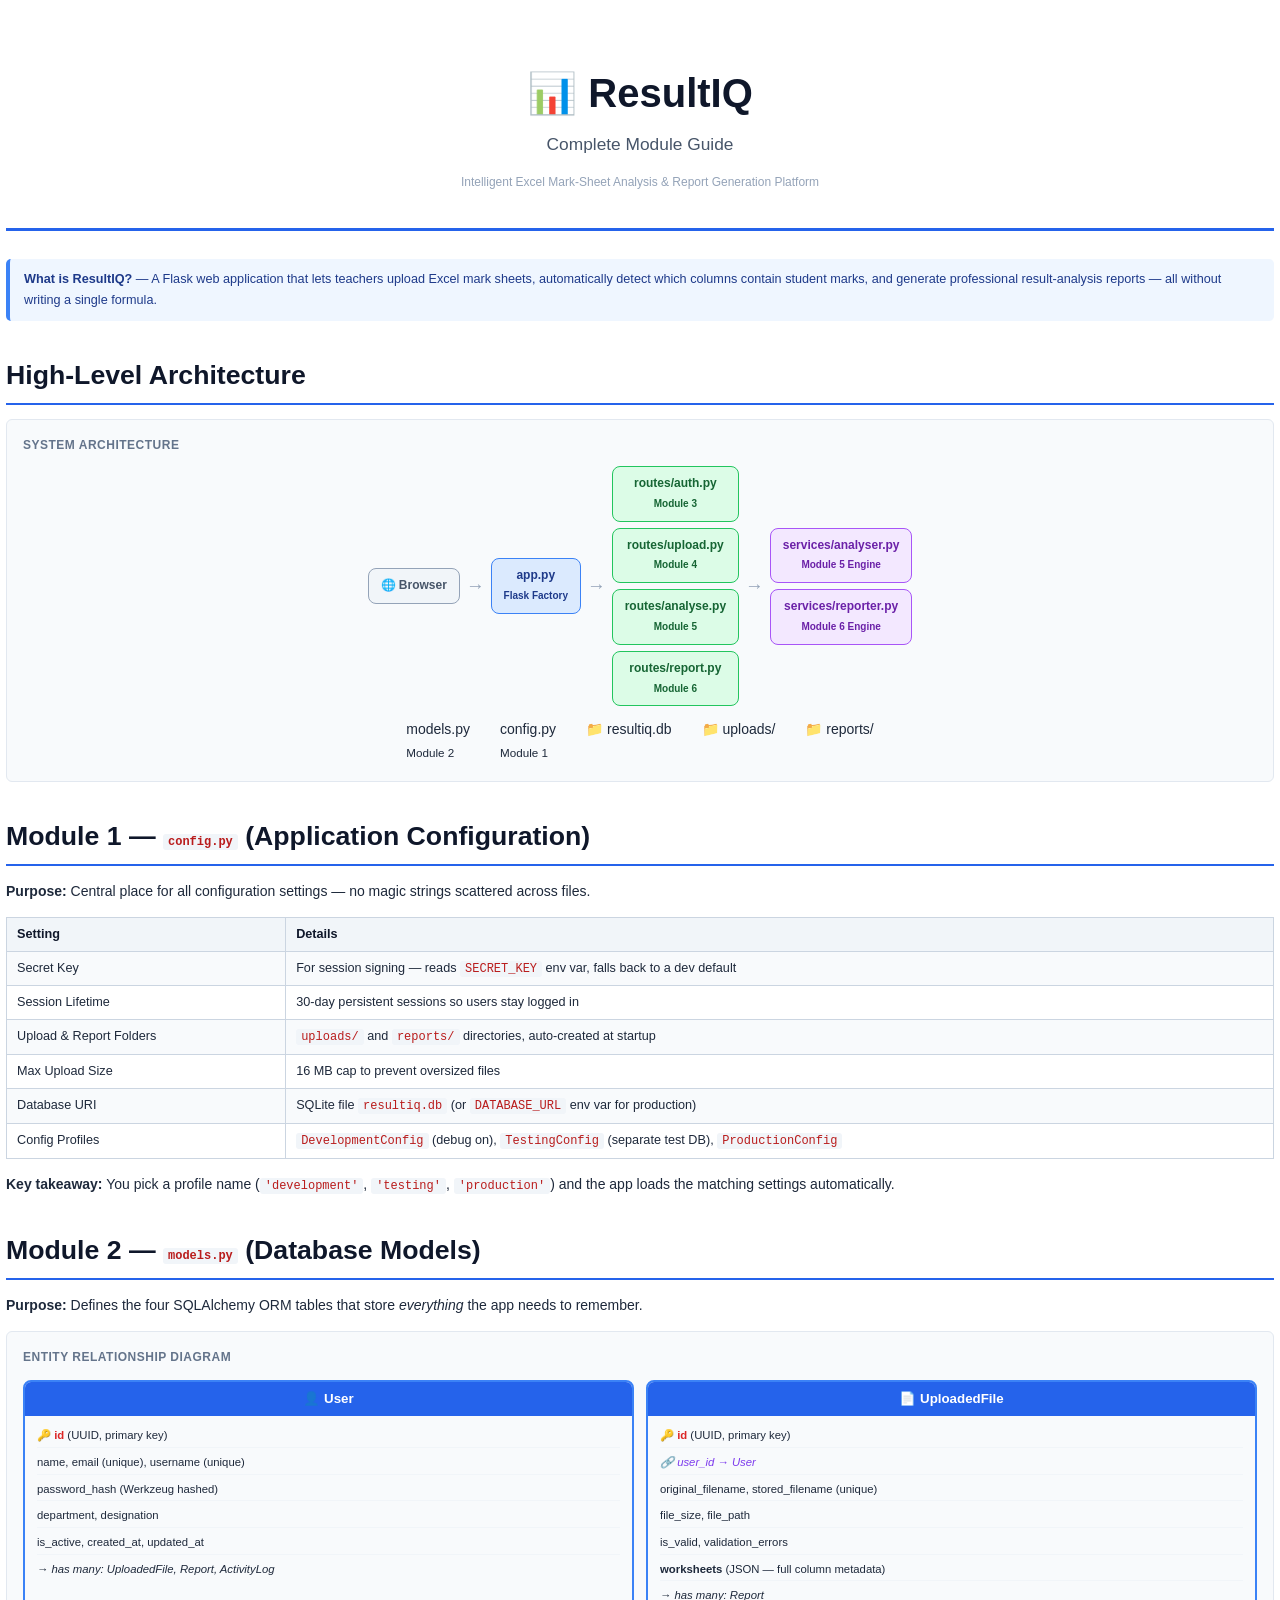
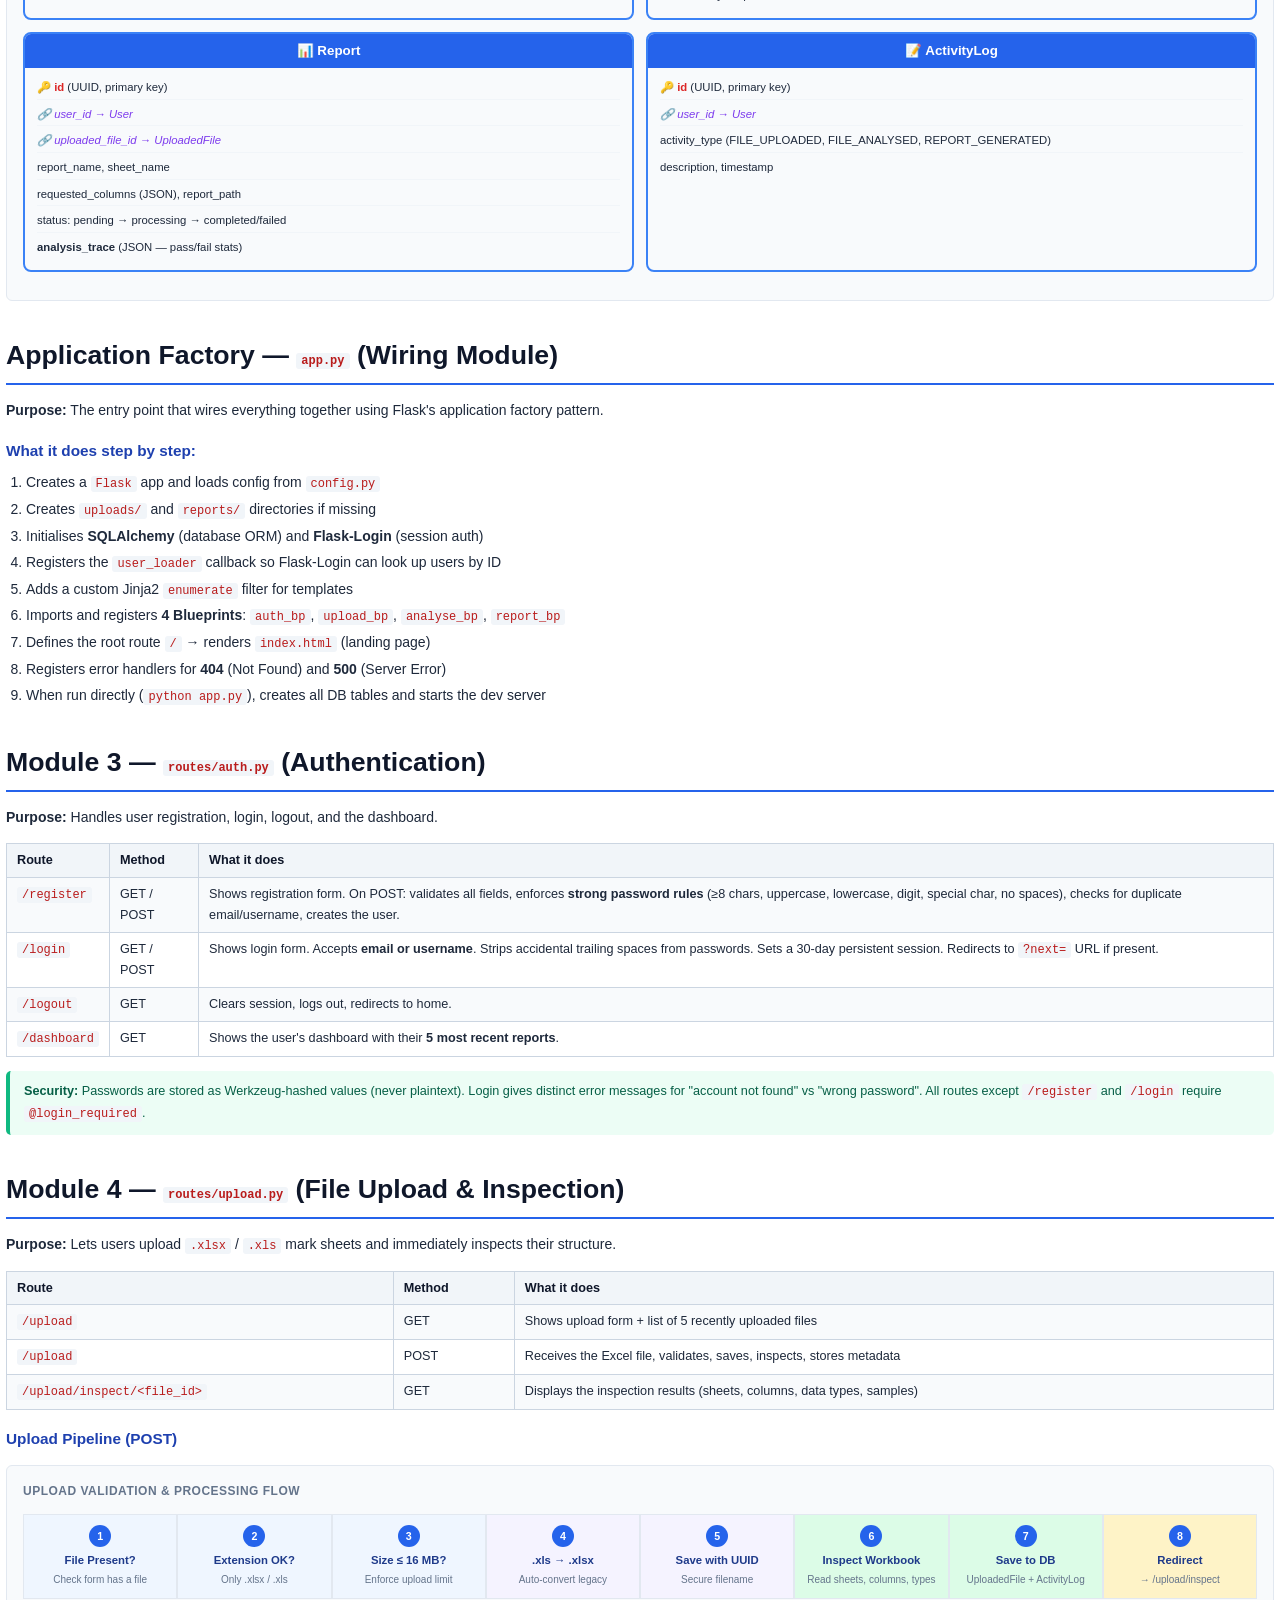
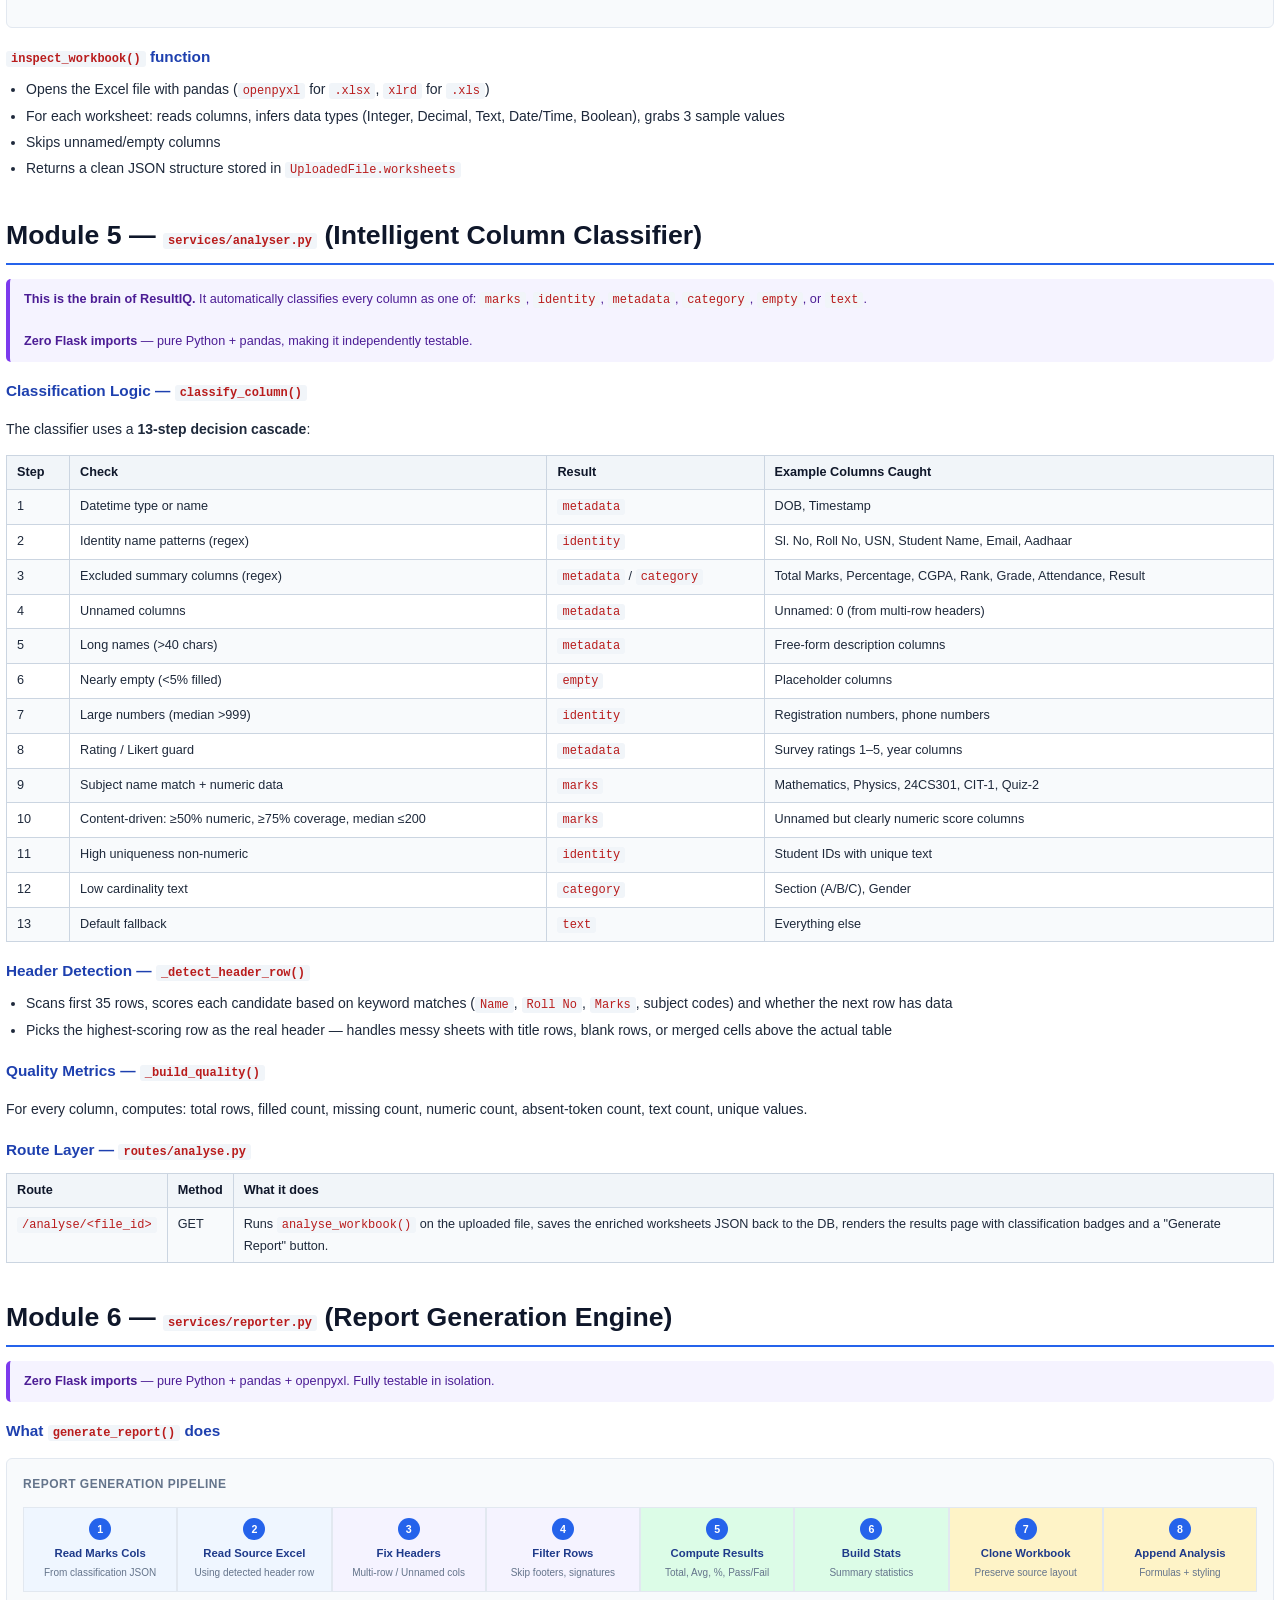
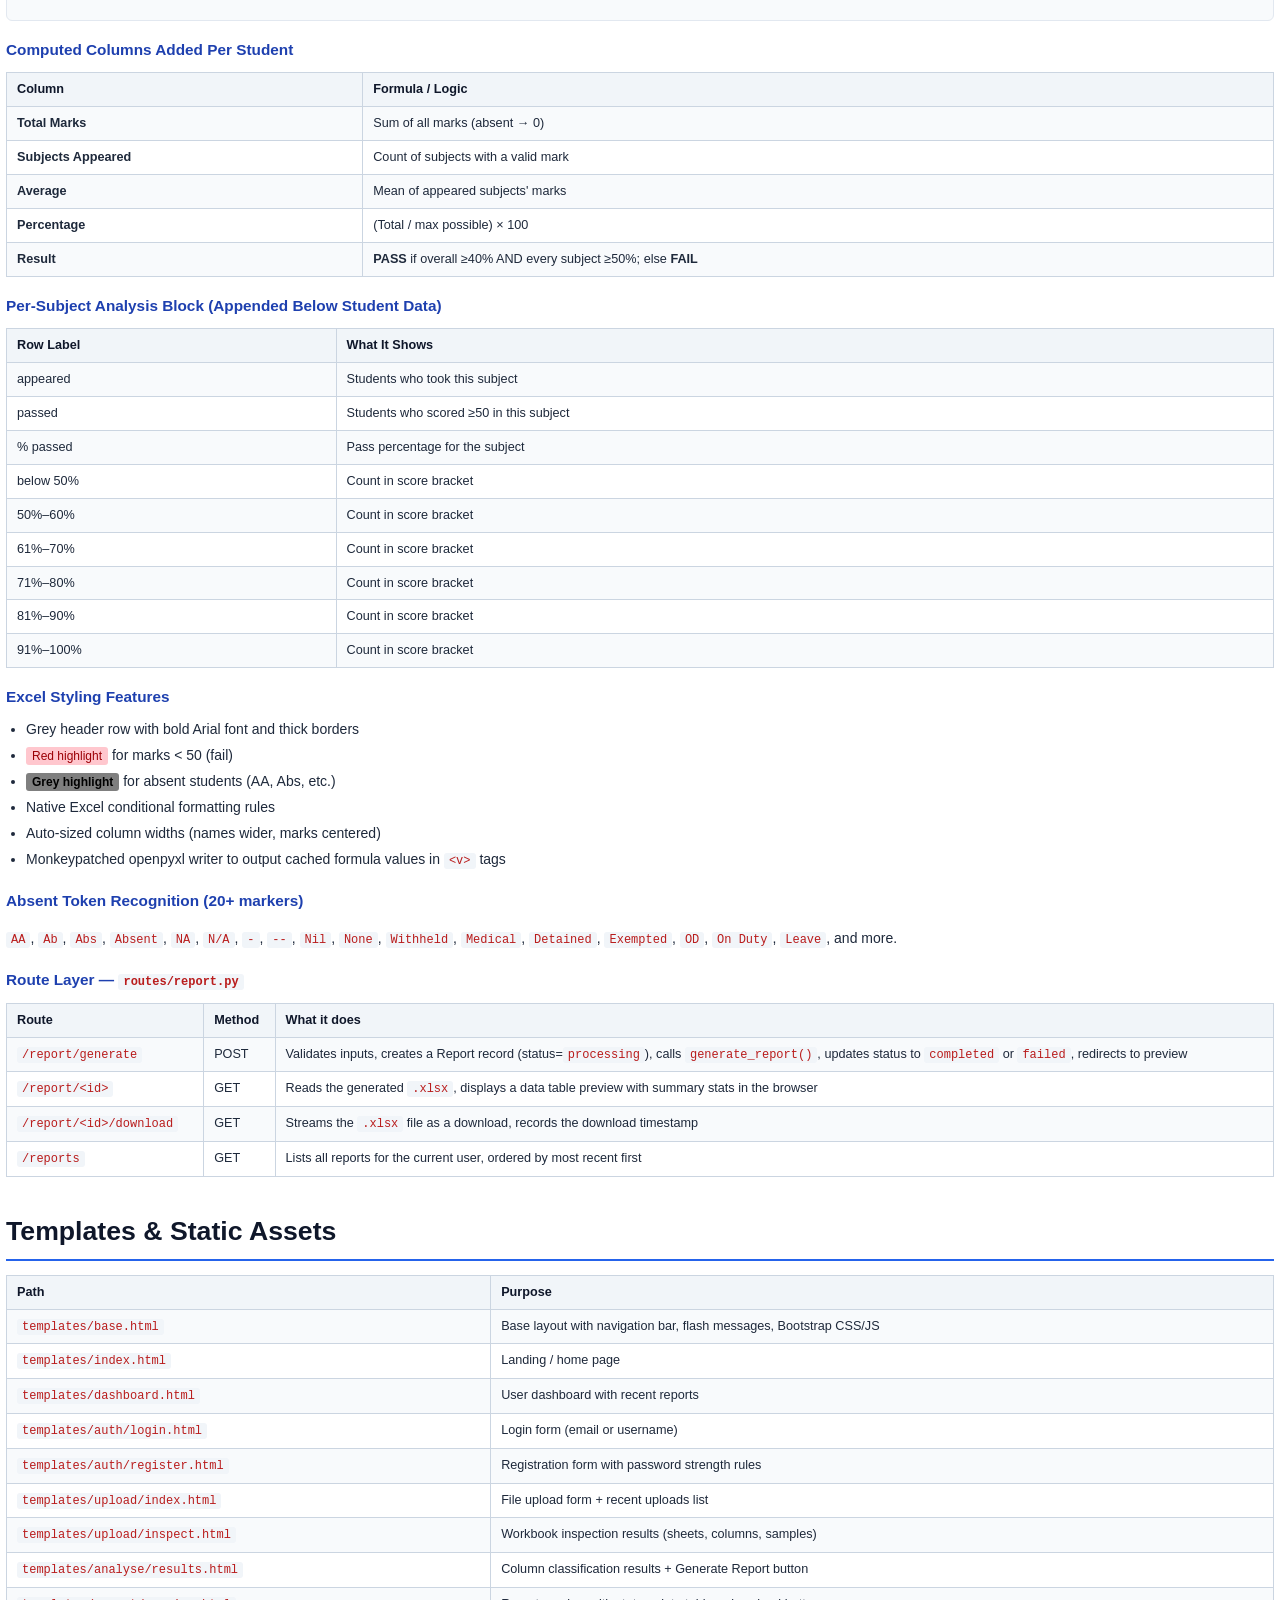
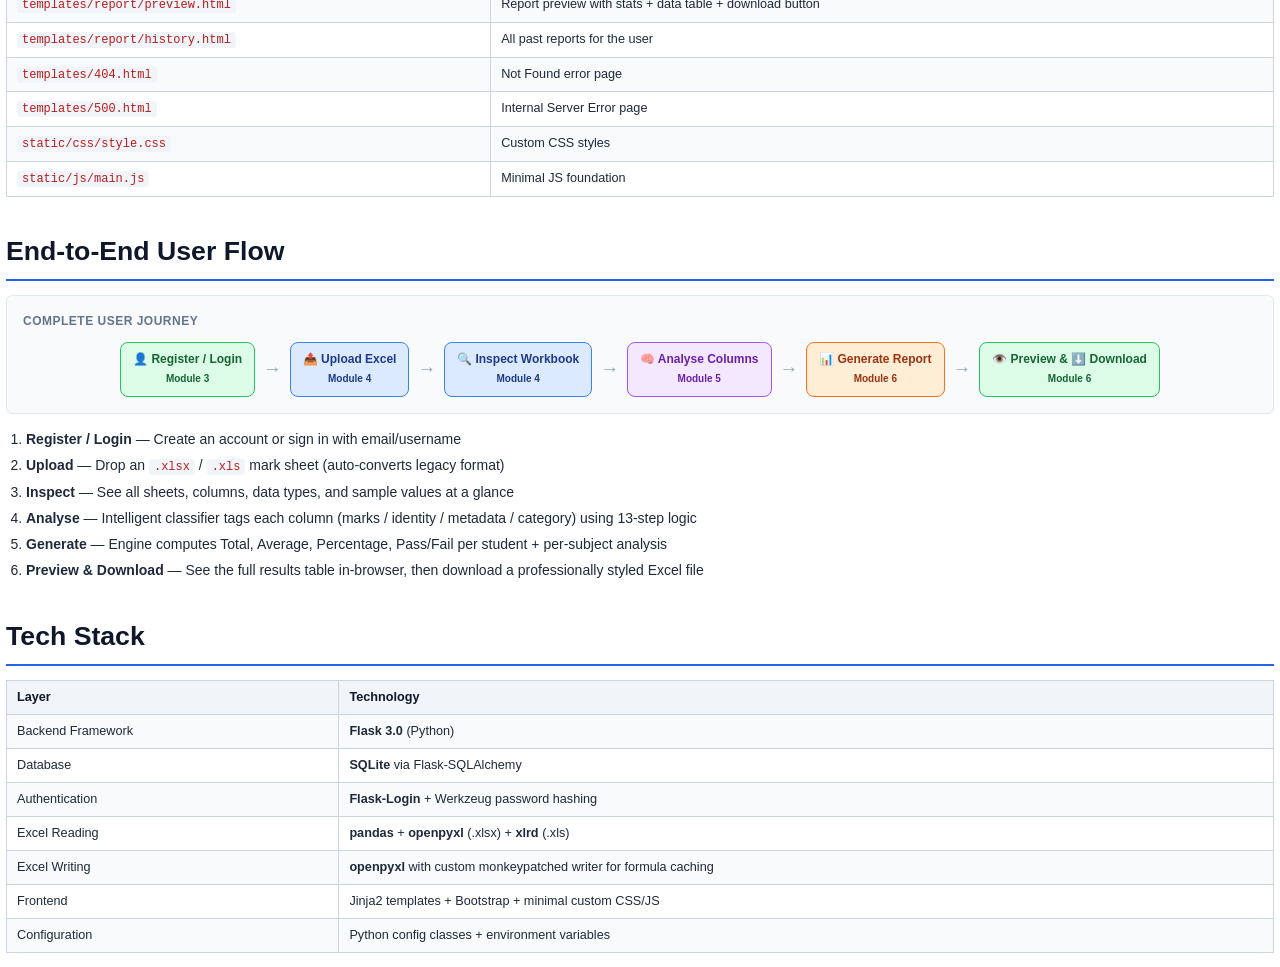
<file: RESULTIQ_Module_Guide.html>
<!DOCTYPE html>
<html lang="en">
<head>
<meta charset="UTF-8">
<title>ResultIQ — Complete Module Guide</title>
<style>
  @page { size: A4; margin: 16mm 14mm 14mm 14mm; }
  * { box-sizing: border-box; }
  body {
    font-family: 'Segoe UI', Helvetica, Arial, sans-serif;
    font-size: 10.5pt; line-height: 1.65; color: #1e293b;
    margin: 0; padding: 0 6px;
  }

  /* ---- Cover / Title ---- */
  .cover {
    text-align: center; padding: 60px 20px 36px;
    border-bottom: 3px solid #2563eb; margin-bottom: 28px;
  }
  .cover h1 { font-size: 30pt; color: #0f172a; margin: 0 0 6px; }
  .cover .subtitle { font-size: 13pt; color: #475569; margin: 4px 0 0; }
  .cover .version { font-size: 9pt; color: #94a3b8; margin-top: 14px; }

  /* ---- Headings ---- */
  h1 { font-size: 20pt; color: #0f172a; border-bottom: 2px solid #2563eb;
       padding-bottom: 6px; margin: 32px 0 14px; }
  h2 { font-size: 14pt; color: #1e3a8a; border-bottom: 1px solid #e2e8f0;
       padding-bottom: 5px; margin: 26px 0 10px; page-break-after: avoid; }
  h3 { font-size: 11.5pt; color: #1e40af; margin: 16px 0 8px;
       page-break-after: avoid; }

  /* ---- Callout boxes ---- */
  .note, .important, .tip {
    border-left: 4px solid; border-radius: 5px;
    padding: 10px 14px; margin: 12px 0; font-size: 9.5pt;
    page-break-inside: avoid;
  }
  .note       { border-color: #3b82f6; background: #eff6ff; color: #1e3a8a; }
  .important  { border-color: #7c3aed; background: #f5f3ff; color: #4c1d95; }
  .tip        { border-color: #10b981; background: #ecfdf5; color: #065f46; }

  /* ---- Tables ---- */
  table {
    border-collapse: collapse; width: 100%;
    margin: 10px 0 14px; font-size: 9.5pt;
    page-break-inside: avoid;
  }
  th, td { border: 1px solid #cbd5e1; padding: 6px 10px; text-align: left; vertical-align: top; }
  th { background: #f1f5f9; color: #0f172a; font-weight: 600; }
  tr:nth-child(even) { background: #f8fafc; }

  /* ---- Code ---- */
  code {
    font-family: Consolas, 'Courier New', monospace; font-size: 9pt;
    background: #f1f5f9; color: #b91c1c; padding: 1px 5px; border-radius: 3px;
  }
  pre {
    background: #0f172a; color: #e2e8f0; padding: 12px 14px;
    border-radius: 6px; font-size: 8.5pt; overflow-x: auto;
    page-break-inside: avoid;
  }
  pre code { background: transparent; color: inherit; padding: 0; }

  /* ---- Diagram boxes ---- */
  .diagram {
    background: #f8fafc; border: 1px solid #e2e8f0; border-radius: 6px;
    padding: 16px; margin: 14px 0; page-break-inside: avoid;
  }
  .diagram-title {
    font-weight: 700; font-size: 9pt; color: #64748b;
    text-transform: uppercase; letter-spacing: 0.5px; margin-bottom: 10px;
  }
  .flow { display: flex; align-items: center; flex-wrap: wrap; gap: 6px; justify-content: center; }
  .flow .box {
    background: #dbeafe; border: 1.5px solid #3b82f6; border-radius: 8px;
    padding: 7px 12px; font-size: 9pt; font-weight: 600; color: #1e3a8a;
    text-align: center; min-width: 90px;
  }
  .flow .box.green  { background: #dcfce7; border-color: #22c55e; color: #166534; }
  .flow .box.purple { background: #f3e8ff; border-color: #a855f7; color: #6b21a8; }
  .flow .box.orange { background: #ffedd5; border-color: #f97316; color: #9a3412; }
  .flow .box.red    { background: #fee2e2; border-color: #ef4444; color: #991b1b; }
  .flow .box.gray   { background: #f1f5f9; border-color: #94a3b8; color: #475569; }
  .flow .arrow { font-size: 14pt; color: #94a3b8; font-weight: 700; }

  /* ---- ER-style boxes ---- */
  .er-grid { display: grid; grid-template-columns: 1fr 1fr; gap: 12px; margin: 12px 0; }
  .er-box {
    border: 2px solid #3b82f6; border-radius: 8px; overflow: hidden;
    page-break-inside: avoid;
  }
  .er-box .er-title {
    background: #2563eb; color: #fff; font-weight: 700; padding: 6px 10px;
    font-size: 10pt; text-align: center;
  }
  .er-box ul {
    list-style: none; margin: 0; padding: 8px 12px; font-size: 8.5pt;
  }
  .er-box li { padding: 2px 0; border-bottom: 1px solid #f1f5f9; }
  .er-box li:last-child { border-bottom: none; }
  .er-box .pk { color: #dc2626; font-weight: 600; }
  .er-box .fk { color: #7c3aed; font-style: italic; }

  /* ---- Pipeline steps ---- */
  .pipeline {
    display: grid; grid-template-columns: repeat(auto-fit, minmax(120px, 1fr));
    gap: 0; margin: 12px 0;
  }
  .pipeline .step {
    text-align: center; padding: 10px 6px; font-size: 8.5pt;
    border: 1px solid #e2e8f0; position: relative;
  }
  .pipeline .step .num {
    display: inline-block; background: #2563eb; color: #fff;
    width: 22px; height: 22px; line-height: 22px; border-radius: 50%;
    font-size: 8pt; font-weight: 700; margin-bottom: 4px;
  }
  .pipeline .step .label { display: block; font-weight: 600; color: #1e3a8a; }
  .pipeline .step .desc  { display: block; color: #64748b; font-size: 7.5pt; margin-top: 2px; }

  hr { border: none; border-top: 1px solid #e2e8f0; margin: 20px 0; }
  ul, ol { padding-left: 20px; margin: 6px 0; }
  li { margin-bottom: 3px; }
  .page-break { page-break-before: always; }
</style>
</head>
<body>

<!-- ============================================================ -->
<!-- COVER -->
<!-- ============================================================ -->
<div class="cover">
  <h1 style="border:none; margin:0; padding:0;">📊 ResultIQ</h1>
  <div class="subtitle">Complete Module Guide</div>
  <div class="version">Intelligent Excel Mark-Sheet Analysis &amp; Report Generation Platform</div>
</div>

<div class="note">
  <strong>What is ResultIQ?</strong> — A Flask web application that lets teachers upload Excel mark sheets,
  automatically detect which columns contain student marks, and generate professional
  result-analysis reports — all without writing a single formula.
</div>

<!-- ============================================================ -->
<!-- ARCHITECTURE -->
<!-- ============================================================ -->
<h1>High-Level Architecture</h1>

<div class="diagram">
  <div class="diagram-title">System Architecture</div>
  <div class="flow">
    <div class="box gray">🌐 Browser</div>
    <div class="arrow">→</div>
    <div class="box">app.py<br><small>Flask Factory</small></div>
    <div class="arrow">→</div>
    <div style="display:flex; flex-direction:column; gap:6px;">
      <div class="box green">routes/auth.py<br><small>Module 3</small></div>
      <div class="box green">routes/upload.py<br><small>Module 4</small></div>
      <div class="box green">routes/analyse.py<br><small>Module 5</small></div>
      <div class="box green">routes/report.py<br><small>Module 6</small></div>
    </div>
    <div class="arrow">→</div>
    <div style="display:flex; flex-direction:column; gap:6px;">
      <div class="box purple">services/analyser.py<br><small>Module 5 Engine</small></div>
      <div class="box purple">services/reporter.py<br><small>Module 6 Engine</small></div>
    </div>
  </div>
  <div style="display:flex; justify-content:center; gap:30px; margin-top:12px;">
    <div class="box orange">models.py<br><small>Module 2</small></div>
    <div class="box orange">config.py<br><small>Module 1</small></div>
    <div class="box gray">📁 resultiq.db</div>
    <div class="box gray">📁 uploads/</div>
    <div class="box gray">📁 reports/</div>
  </div>
</div>

<!-- ============================================================ -->
<!-- MODULE 1 -->
<!-- ============================================================ -->
<h1>Module 1 — <code>config.py</code> (Application Configuration)</h1>

<p><strong>Purpose:</strong> Central place for all configuration settings — no magic strings scattered across files.</p>

<table>
  <tr><th>Setting</th><th>Details</th></tr>
  <tr><td>Secret Key</td><td>For session signing — reads <code>SECRET_KEY</code> env var, falls back to a dev default</td></tr>
  <tr><td>Session Lifetime</td><td>30-day persistent sessions so users stay logged in</td></tr>
  <tr><td>Upload &amp; Report Folders</td><td><code>uploads/</code> and <code>reports/</code> directories, auto-created at startup</td></tr>
  <tr><td>Max Upload Size</td><td>16 MB cap to prevent oversized files</td></tr>
  <tr><td>Database URI</td><td>SQLite file <code>resultiq.db</code> (or <code>DATABASE_URL</code> env var for production)</td></tr>
  <tr><td>Config Profiles</td><td><code>DevelopmentConfig</code> (debug on), <code>TestingConfig</code> (separate test DB), <code>ProductionConfig</code></td></tr>
</table>

<p><strong>Key takeaway:</strong> You pick a profile name (<code>'development'</code>, <code>'testing'</code>, <code>'production'</code>) and the app loads the matching settings automatically.</p>

<!-- ============================================================ -->
<!-- MODULE 2 -->
<!-- ============================================================ -->
<h1>Module 2 — <code>models.py</code> (Database Models)</h1>

<p><strong>Purpose:</strong> Defines the four SQLAlchemy ORM tables that store <em>everything</em> the app needs to remember.</p>

<div class="diagram">
  <div class="diagram-title">Entity Relationship Diagram</div>
  <div class="er-grid">
    <div class="er-box">
      <div class="er-title">👤 User</div>
      <ul>
        <li><span class="pk">🔑 id</span> (UUID, primary key)</li>
        <li>name, email (unique), username (unique)</li>
        <li>password_hash (Werkzeug hashed)</li>
        <li>department, designation</li>
        <li>is_active, created_at, updated_at</li>
        <li><em>→ has many: UploadedFile, Report, ActivityLog</em></li>
      </ul>
    </div>
    <div class="er-box">
      <div class="er-title">📄 UploadedFile</div>
      <ul>
        <li><span class="pk">🔑 id</span> (UUID, primary key)</li>
        <li><span class="fk">🔗 user_id → User</span></li>
        <li>original_filename, stored_filename (unique)</li>
        <li>file_size, file_path</li>
        <li>is_valid, validation_errors</li>
        <li><strong>worksheets</strong> (JSON — full column metadata)</li>
        <li><em>→ has many: Report</em></li>
      </ul>
    </div>
    <div class="er-box">
      <div class="er-title">📊 Report</div>
      <ul>
        <li><span class="pk">🔑 id</span> (UUID, primary key)</li>
        <li><span class="fk">🔗 user_id → User</span></li>
        <li><span class="fk">🔗 uploaded_file_id → UploadedFile</span></li>
        <li>report_name, sheet_name</li>
        <li>requested_columns (JSON), report_path</li>
        <li>status: pending → processing → completed/failed</li>
        <li><strong>analysis_trace</strong> (JSON — pass/fail stats)</li>
      </ul>
    </div>
    <div class="er-box">
      <div class="er-title">📝 ActivityLog</div>
      <ul>
        <li><span class="pk">🔑 id</span> (UUID, primary key)</li>
        <li><span class="fk">🔗 user_id → User</span></li>
        <li>activity_type (FILE_UPLOADED, FILE_ANALYSED, REPORT_GENERATED)</li>
        <li>description, timestamp</li>
      </ul>
    </div>
  </div>
</div>

<!-- ============================================================ -->
<!-- MODULE: APP.PY -->
<!-- ============================================================ -->
<h1>Application Factory — <code>app.py</code> (Wiring Module)</h1>

<p><strong>Purpose:</strong> The entry point that wires everything together using Flask's application factory pattern.</p>

<h3>What it does step by step:</h3>
<ol>
  <li>Creates a <code>Flask</code> app and loads config from <code>config.py</code></li>
  <li>Creates <code>uploads/</code> and <code>reports/</code> directories if missing</li>
  <li>Initialises <strong>SQLAlchemy</strong> (database ORM) and <strong>Flask-Login</strong> (session auth)</li>
  <li>Registers the <code>user_loader</code> callback so Flask-Login can look up users by ID</li>
  <li>Adds a custom Jinja2 <code>enumerate</code> filter for templates</li>
  <li>Imports and registers <strong>4 Blueprints</strong>: <code>auth_bp</code>, <code>upload_bp</code>, <code>analyse_bp</code>, <code>report_bp</code></li>
  <li>Defines the root route <code>/</code> → renders <code>index.html</code> (landing page)</li>
  <li>Registers error handlers for <strong>404</strong> (Not Found) and <strong>500</strong> (Server Error)</li>
  <li>When run directly (<code>python app.py</code>), creates all DB tables and starts the dev server</li>
</ol>

<div class="page-break"></div>

<!-- ============================================================ -->
<!-- MODULE 3 -->
<!-- ============================================================ -->
<h1>Module 3 — <code>routes/auth.py</code> (Authentication)</h1>

<p><strong>Purpose:</strong> Handles user registration, login, logout, and the dashboard.</p>

<table>
  <tr><th>Route</th><th>Method</th><th>What it does</th></tr>
  <tr>
    <td><code>/register</code></td><td>GET / POST</td>
    <td>Shows registration form. On POST: validates all fields, enforces <strong>strong password rules</strong>
    (≥8 chars, uppercase, lowercase, digit, special char, no spaces), checks for duplicate
    email/username, creates the user.</td>
  </tr>
  <tr>
    <td><code>/login</code></td><td>GET / POST</td>
    <td>Shows login form. Accepts <strong>email or username</strong>. Strips accidental trailing spaces
    from passwords. Sets a 30-day persistent session. Redirects to <code>?next=</code> URL if present.</td>
  </tr>
  <tr>
    <td><code>/logout</code></td><td>GET</td>
    <td>Clears session, logs out, redirects to home.</td>
  </tr>
  <tr>
    <td><code>/dashboard</code></td><td>GET</td>
    <td>Shows the user's dashboard with their <strong>5 most recent reports</strong>.</td>
  </tr>
</table>

<div class="tip">
  <strong>Security:</strong> Passwords are stored as Werkzeug-hashed values (never plaintext).
  Login gives distinct error messages for "account not found" vs "wrong password".
  All routes except <code>/register</code> and <code>/login</code> require <code>@login_required</code>.
</div>

<!-- ============================================================ -->
<!-- MODULE 4 -->
<!-- ============================================================ -->
<h1>Module 4 — <code>routes/upload.py</code> (File Upload &amp; Inspection)</h1>

<p><strong>Purpose:</strong> Lets users upload <code>.xlsx</code> / <code>.xls</code> mark sheets and immediately inspects their structure.</p>

<table>
  <tr><th>Route</th><th>Method</th><th>What it does</th></tr>
  <tr><td><code>/upload</code></td><td>GET</td><td>Shows upload form + list of 5 recently uploaded files</td></tr>
  <tr><td><code>/upload</code></td><td>POST</td><td>Receives the Excel file, validates, saves, inspects, stores metadata</td></tr>
  <tr><td><code>/upload/inspect/&lt;file_id&gt;</code></td><td>GET</td><td>Displays the inspection results (sheets, columns, data types, samples)</td></tr>
</table>

<h3>Upload Pipeline (POST)</h3>
<div class="diagram">
  <div class="diagram-title">Upload Validation &amp; Processing Flow</div>
  <div class="pipeline">
    <div class="step" style="background:#eff6ff;">
      <span class="num">1</span>
      <span class="label">File Present?</span>
      <span class="desc">Check form has a file</span>
    </div>
    <div class="step" style="background:#eff6ff;">
      <span class="num">2</span>
      <span class="label">Extension OK?</span>
      <span class="desc">Only .xlsx / .xls</span>
    </div>
    <div class="step" style="background:#eff6ff;">
      <span class="num">3</span>
      <span class="label">Size ≤ 16 MB?</span>
      <span class="desc">Enforce upload limit</span>
    </div>
    <div class="step" style="background:#f5f3ff;">
      <span class="num">4</span>
      <span class="label">.xls → .xlsx</span>
      <span class="desc">Auto-convert legacy</span>
    </div>
    <div class="step" style="background:#f5f3ff;">
      <span class="num">5</span>
      <span class="label">Save with UUID</span>
      <span class="desc">Secure filename</span>
    </div>
    <div class="step" style="background:#dcfce7;">
      <span class="num">6</span>
      <span class="label">Inspect Workbook</span>
      <span class="desc">Read sheets, columns, types</span>
    </div>
    <div class="step" style="background:#dcfce7;">
      <span class="num">7</span>
      <span class="label">Save to DB</span>
      <span class="desc">UploadedFile + ActivityLog</span>
    </div>
    <div class="step" style="background:#fef3c7;">
      <span class="num">8</span>
      <span class="label">Redirect</span>
      <span class="desc">→ /upload/inspect</span>
    </div>
  </div>
</div>

<h3><code>inspect_workbook()</code> function</h3>
<ul>
  <li>Opens the Excel file with pandas (<code>openpyxl</code> for <code>.xlsx</code>, <code>xlrd</code> for <code>.xls</code>)</li>
  <li>For each worksheet: reads columns, infers data types (Integer, Decimal, Text, Date/Time, Boolean), grabs 3 sample values</li>
  <li>Skips unnamed/empty columns</li>
  <li>Returns a clean JSON structure stored in <code>UploadedFile.worksheets</code></li>
</ul>

<!-- ============================================================ -->
<!-- MODULE 5 -->
<!-- ============================================================ -->
<div class="page-break"></div>
<h1>Module 5 — <code>services/analyser.py</code> (Intelligent Column Classifier)</h1>

<div class="important">
  <strong>This is the brain of ResultIQ.</strong> It automatically classifies every column as one of:
  <code>marks</code>, <code>identity</code>, <code>metadata</code>, <code>category</code>, <code>empty</code>, or <code>text</code>.
  <br><br>
  <strong>Zero Flask imports</strong> — pure Python + pandas, making it independently testable.
</div>

<h3>Classification Logic — <code>classify_column()</code></h3>
<p>The classifier uses a <strong>13-step decision cascade</strong>:</p>

<table>
  <tr><th>Step</th><th>Check</th><th>Result</th><th>Example Columns Caught</th></tr>
  <tr><td>1</td><td>Datetime type or name</td><td><code>metadata</code></td><td>DOB, Timestamp</td></tr>
  <tr><td>2</td><td>Identity name patterns (regex)</td><td><code>identity</code></td><td>Sl. No, Roll No, USN, Student Name, Email, Aadhaar</td></tr>
  <tr><td>3</td><td>Excluded summary columns (regex)</td><td><code>metadata</code> / <code>category</code></td><td>Total Marks, Percentage, CGPA, Rank, Grade, Attendance, Result</td></tr>
  <tr><td>4</td><td>Unnamed columns</td><td><code>metadata</code></td><td>Unnamed: 0 (from multi-row headers)</td></tr>
  <tr><td>5</td><td>Long names (&gt;40 chars)</td><td><code>metadata</code></td><td>Free-form description columns</td></tr>
  <tr><td>6</td><td>Nearly empty (&lt;5% filled)</td><td><code>empty</code></td><td>Placeholder columns</td></tr>
  <tr><td>7</td><td>Large numbers (median &gt;999)</td><td><code>identity</code></td><td>Registration numbers, phone numbers</td></tr>
  <tr><td>8</td><td>Rating / Likert guard</td><td><code>metadata</code></td><td>Survey ratings 1–5, year columns</td></tr>
  <tr><td>9</td><td>Subject name match + numeric data</td><td><code>marks</code></td><td>Mathematics, Physics, 24CS301, CIT-1, Quiz-2</td></tr>
  <tr><td>10</td><td>Content-driven: ≥50% numeric, ≥75% coverage, median ≤200</td><td><code>marks</code></td><td>Unnamed but clearly numeric score columns</td></tr>
  <tr><td>11</td><td>High uniqueness non-numeric</td><td><code>identity</code></td><td>Student IDs with unique text</td></tr>
  <tr><td>12</td><td>Low cardinality text</td><td><code>category</code></td><td>Section (A/B/C), Gender</td></tr>
  <tr><td>13</td><td>Default fallback</td><td><code>text</code></td><td>Everything else</td></tr>
</table>

<h3>Header Detection — <code>_detect_header_row()</code></h3>
<ul>
  <li>Scans first 35 rows, scores each candidate based on keyword matches (<code>Name</code>, <code>Roll No</code>, <code>Marks</code>, subject codes) and whether the next row has data</li>
  <li>Picks the highest-scoring row as the real header — handles messy sheets with title rows, blank rows, or merged cells above the actual table</li>
</ul>

<h3>Quality Metrics — <code>_build_quality()</code></h3>
<p>For every column, computes: total rows, filled count, missing count, numeric count, absent-token count, text count, unique values.</p>

<h3>Route Layer — <code>routes/analyse.py</code></h3>
<table>
  <tr><th>Route</th><th>Method</th><th>What it does</th></tr>
  <tr>
    <td><code>/analyse/&lt;file_id&gt;</code></td><td>GET</td>
    <td>Runs <code>analyse_workbook()</code> on the uploaded file, saves the enriched worksheets JSON back
    to the DB, renders the results page with classification badges and a "Generate Report" button.</td>
  </tr>
</table>

<div class="page-break"></div>

<!-- ============================================================ -->
<!-- MODULE 6 -->
<!-- ============================================================ -->
<h1>Module 6 — <code>services/reporter.py</code> (Report Generation Engine)</h1>

<div class="important">
  <strong>Zero Flask imports</strong> — pure Python + pandas + openpyxl. Fully testable in isolation.
</div>

<h3>What <code>generate_report()</code> does</h3>
<div class="diagram">
  <div class="diagram-title">Report Generation Pipeline</div>
  <div class="pipeline">
    <div class="step" style="background:#eff6ff;">
      <span class="num">1</span>
      <span class="label">Read Marks Cols</span>
      <span class="desc">From classification JSON</span>
    </div>
    <div class="step" style="background:#eff6ff;">
      <span class="num">2</span>
      <span class="label">Read Source Excel</span>
      <span class="desc">Using detected header row</span>
    </div>
    <div class="step" style="background:#f5f3ff;">
      <span class="num">3</span>
      <span class="label">Fix Headers</span>
      <span class="desc">Multi-row / Unnamed cols</span>
    </div>
    <div class="step" style="background:#f5f3ff;">
      <span class="num">4</span>
      <span class="label">Filter Rows</span>
      <span class="desc">Skip footers, signatures</span>
    </div>
    <div class="step" style="background:#dcfce7;">
      <span class="num">5</span>
      <span class="label">Compute Results</span>
      <span class="desc">Total, Avg, %, Pass/Fail</span>
    </div>
    <div class="step" style="background:#dcfce7;">
      <span class="num">6</span>
      <span class="label">Build Stats</span>
      <span class="desc">Summary statistics</span>
    </div>
    <div class="step" style="background:#fef3c7;">
      <span class="num">7</span>
      <span class="label">Clone Workbook</span>
      <span class="desc">Preserve source layout</span>
    </div>
    <div class="step" style="background:#fef3c7;">
      <span class="num">8</span>
      <span class="label">Append Analysis</span>
      <span class="desc">Formulas + styling</span>
    </div>
  </div>
</div>

<h3>Computed Columns Added Per Student</h3>
<table>
  <tr><th>Column</th><th>Formula / Logic</th></tr>
  <tr><td><strong>Total Marks</strong></td><td>Sum of all marks (absent → 0)</td></tr>
  <tr><td><strong>Subjects Appeared</strong></td><td>Count of subjects with a valid mark</td></tr>
  <tr><td><strong>Average</strong></td><td>Mean of appeared subjects' marks</td></tr>
  <tr><td><strong>Percentage</strong></td><td>(Total / max possible) × 100</td></tr>
  <tr><td><strong>Result</strong></td><td><strong>PASS</strong> if overall ≥40% AND every subject ≥50%; else <strong>FAIL</strong></td></tr>
</table>

<h3>Per-Subject Analysis Block (Appended Below Student Data)</h3>
<table>
  <tr><th>Row Label</th><th>What It Shows</th></tr>
  <tr><td>appeared</td><td>Students who took this subject</td></tr>
  <tr><td>passed</td><td>Students who scored ≥50 in this subject</td></tr>
  <tr><td>% passed</td><td>Pass percentage for the subject</td></tr>
  <tr><td>below 50%</td><td>Count in score bracket</td></tr>
  <tr><td>50%–60%</td><td>Count in score bracket</td></tr>
  <tr><td>61%–70%</td><td>Count in score bracket</td></tr>
  <tr><td>71%–80%</td><td>Count in score bracket</td></tr>
  <tr><td>81%–90%</td><td>Count in score bracket</td></tr>
  <tr><td>91%–100%</td><td>Count in score bracket</td></tr>
</table>

<h3>Excel Styling Features</h3>
<ul>
  <li>Grey header row with bold Arial font and thick borders</li>
  <li><span style="background:#FFC7CE;color:#9C0006;padding:2px 6px;border-radius:3px;font-size:9pt;">Red highlight</span> for marks &lt; 50 (fail)</li>
  <li><span style="background:#7F7F7F;color:#000;padding:2px 6px;border-radius:3px;font-size:9pt;font-weight:bold;">Grey highlight</span> for absent students (AA, Abs, etc.)</li>
  <li>Native Excel conditional formatting rules</li>
  <li>Auto-sized column widths (names wider, marks centered)</li>
  <li>Monkeypatched openpyxl writer to output cached formula values in <code>&lt;v&gt;</code> tags</li>
</ul>

<h3>Absent Token Recognition (20+ markers)</h3>
<p><code>AA</code>, <code>Ab</code>, <code>Abs</code>, <code>Absent</code>, <code>NA</code>, <code>N/A</code>, <code>-</code>, <code>--</code>, <code>Nil</code>, <code>None</code>, <code>Withheld</code>, <code>Medical</code>, <code>Detained</code>, <code>Exempted</code>, <code>OD</code>, <code>On Duty</code>, <code>Leave</code>, and more.</p>

<h3>Route Layer — <code>routes/report.py</code></h3>
<table>
  <tr><th>Route</th><th>Method</th><th>What it does</th></tr>
  <tr>
    <td><code>/report/generate</code></td><td>POST</td>
    <td>Validates inputs, creates a Report record (status=<code>processing</code>), calls <code>generate_report()</code>, updates status to <code>completed</code> or <code>failed</code>, redirects to preview</td>
  </tr>
  <tr>
    <td><code>/report/&lt;id&gt;</code></td><td>GET</td>
    <td>Reads the generated <code>.xlsx</code>, displays a data table preview with summary stats in the browser</td>
  </tr>
  <tr>
    <td><code>/report/&lt;id&gt;/download</code></td><td>GET</td>
    <td>Streams the <code>.xlsx</code> file as a download, records the download timestamp</td>
  </tr>
  <tr>
    <td><code>/reports</code></td><td>GET</td>
    <td>Lists all reports for the current user, ordered by most recent first</td>
  </tr>
</table>

<div class="page-break"></div>

<!-- ============================================================ -->
<!-- TEMPLATES -->
<!-- ============================================================ -->
<h1>Templates &amp; Static Assets</h1>

<table>
  <tr><th>Path</th><th>Purpose</th></tr>
  <tr><td><code>templates/base.html</code></td><td>Base layout with navigation bar, flash messages, Bootstrap CSS/JS</td></tr>
  <tr><td><code>templates/index.html</code></td><td>Landing / home page</td></tr>
  <tr><td><code>templates/dashboard.html</code></td><td>User dashboard with recent reports</td></tr>
  <tr><td><code>templates/auth/login.html</code></td><td>Login form (email or username)</td></tr>
  <tr><td><code>templates/auth/register.html</code></td><td>Registration form with password strength rules</td></tr>
  <tr><td><code>templates/upload/index.html</code></td><td>File upload form + recent uploads list</td></tr>
  <tr><td><code>templates/upload/inspect.html</code></td><td>Workbook inspection results (sheets, columns, samples)</td></tr>
  <tr><td><code>templates/analyse/results.html</code></td><td>Column classification results + Generate Report button</td></tr>
  <tr><td><code>templates/report/preview.html</code></td><td>Report preview with stats + data table + download button</td></tr>
  <tr><td><code>templates/report/history.html</code></td><td>All past reports for the user</td></tr>
  <tr><td><code>templates/404.html</code></td><td>Not Found error page</td></tr>
  <tr><td><code>templates/500.html</code></td><td>Internal Server Error page</td></tr>
  <tr><td><code>static/css/style.css</code></td><td>Custom CSS styles</td></tr>
  <tr><td><code>static/js/main.js</code></td><td>Minimal JS foundation</td></tr>
</table>

<!-- ============================================================ -->
<!-- USER FLOW -->
<!-- ============================================================ -->
<h1>End-to-End User Flow</h1>

<div class="diagram">
  <div class="diagram-title">Complete User Journey</div>
  <div class="flow" style="gap:8px;">
    <div class="box green">👤 Register / Login<br><small>Module 3</small></div>
    <div class="arrow">→</div>
    <div class="box">📤 Upload Excel<br><small>Module 4</small></div>
    <div class="arrow">→</div>
    <div class="box">🔍 Inspect Workbook<br><small>Module 4</small></div>
    <div class="arrow">→</div>
    <div class="box purple">🧠 Analyse Columns<br><small>Module 5</small></div>
    <div class="arrow">→</div>
    <div class="box orange">📊 Generate Report<br><small>Module 6</small></div>
    <div class="arrow">→</div>
    <div class="box green">👁️ Preview &amp; ⬇️ Download<br><small>Module 6</small></div>
  </div>
</div>

<ol>
  <li><strong>Register / Login</strong> — Create an account or sign in with email/username</li>
  <li><strong>Upload</strong> — Drop an <code>.xlsx</code> / <code>.xls</code> mark sheet (auto-converts legacy format)</li>
  <li><strong>Inspect</strong> — See all sheets, columns, data types, and sample values at a glance</li>
  <li><strong>Analyse</strong> — Intelligent classifier tags each column (marks / identity / metadata / category) using 13-step logic</li>
  <li><strong>Generate</strong> — Engine computes Total, Average, Percentage, Pass/Fail per student + per-subject analysis</li>
  <li><strong>Preview &amp; Download</strong> — See the full results table in-browser, then download a professionally styled Excel file</li>
</ol>

<!-- ============================================================ -->
<!-- TECH STACK -->
<!-- ============================================================ -->
<h1>Tech Stack</h1>

<table>
  <tr><th>Layer</th><th>Technology</th></tr>
  <tr><td>Backend Framework</td><td><strong>Flask 3.0</strong> (Python)</td></tr>
  <tr><td>Database</td><td><strong>SQLite</strong> via Flask-SQLAlchemy</td></tr>
  <tr><td>Authentication</td><td><strong>Flask-Login</strong> + Werkzeug password hashing</td></tr>
  <tr><td>Excel Reading</td><td><strong>pandas</strong> + <strong>openpyxl</strong> (.xlsx) + <strong>xlrd</strong> (.xls)</td></tr>
  <tr><td>Excel Writing</td><td><strong>openpyxl</strong> with custom monkeypatched writer for formula caching</td></tr>
  <tr><td>Frontend</td><td>Jinja2 templates + Bootstrap + minimal custom CSS/JS</td></tr>
  <tr><td>Configuration</td><td>Python config classes + environment variables</td></tr>
</table>

</body>
</html>
</file>
